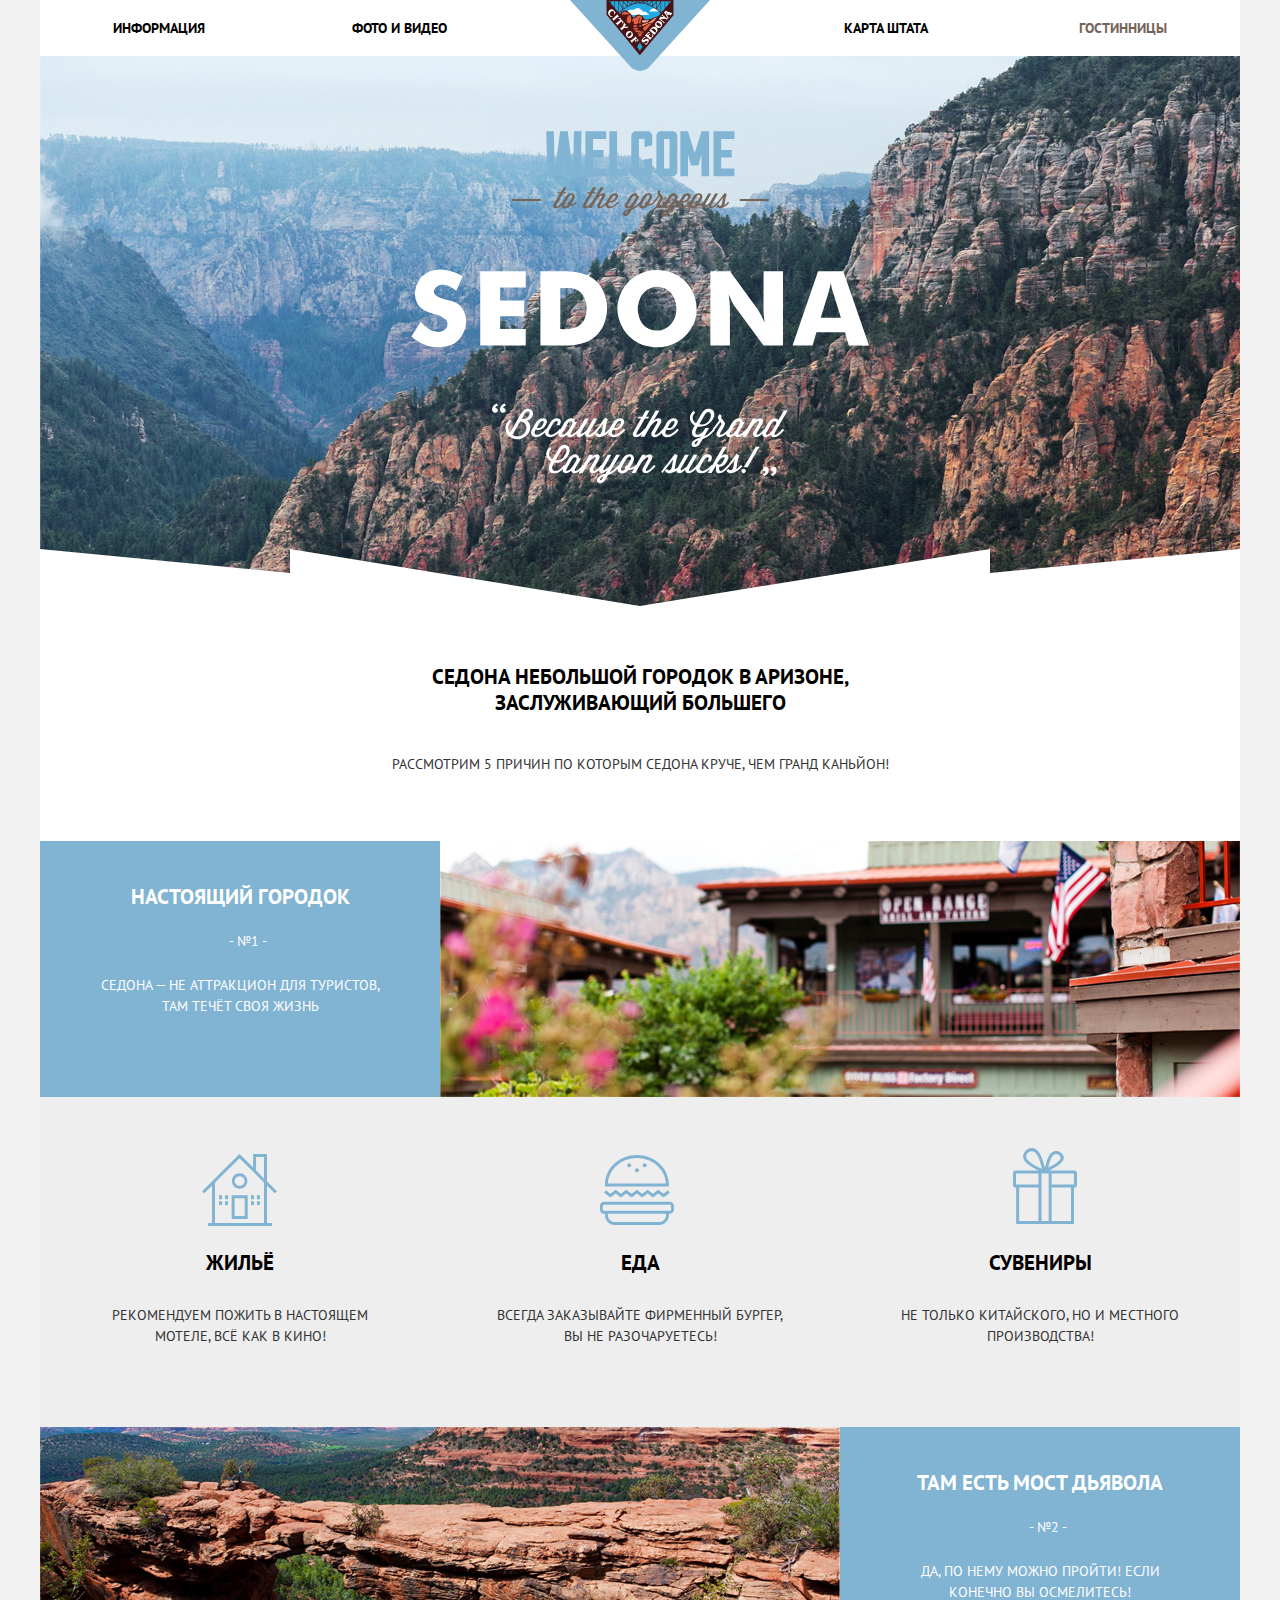
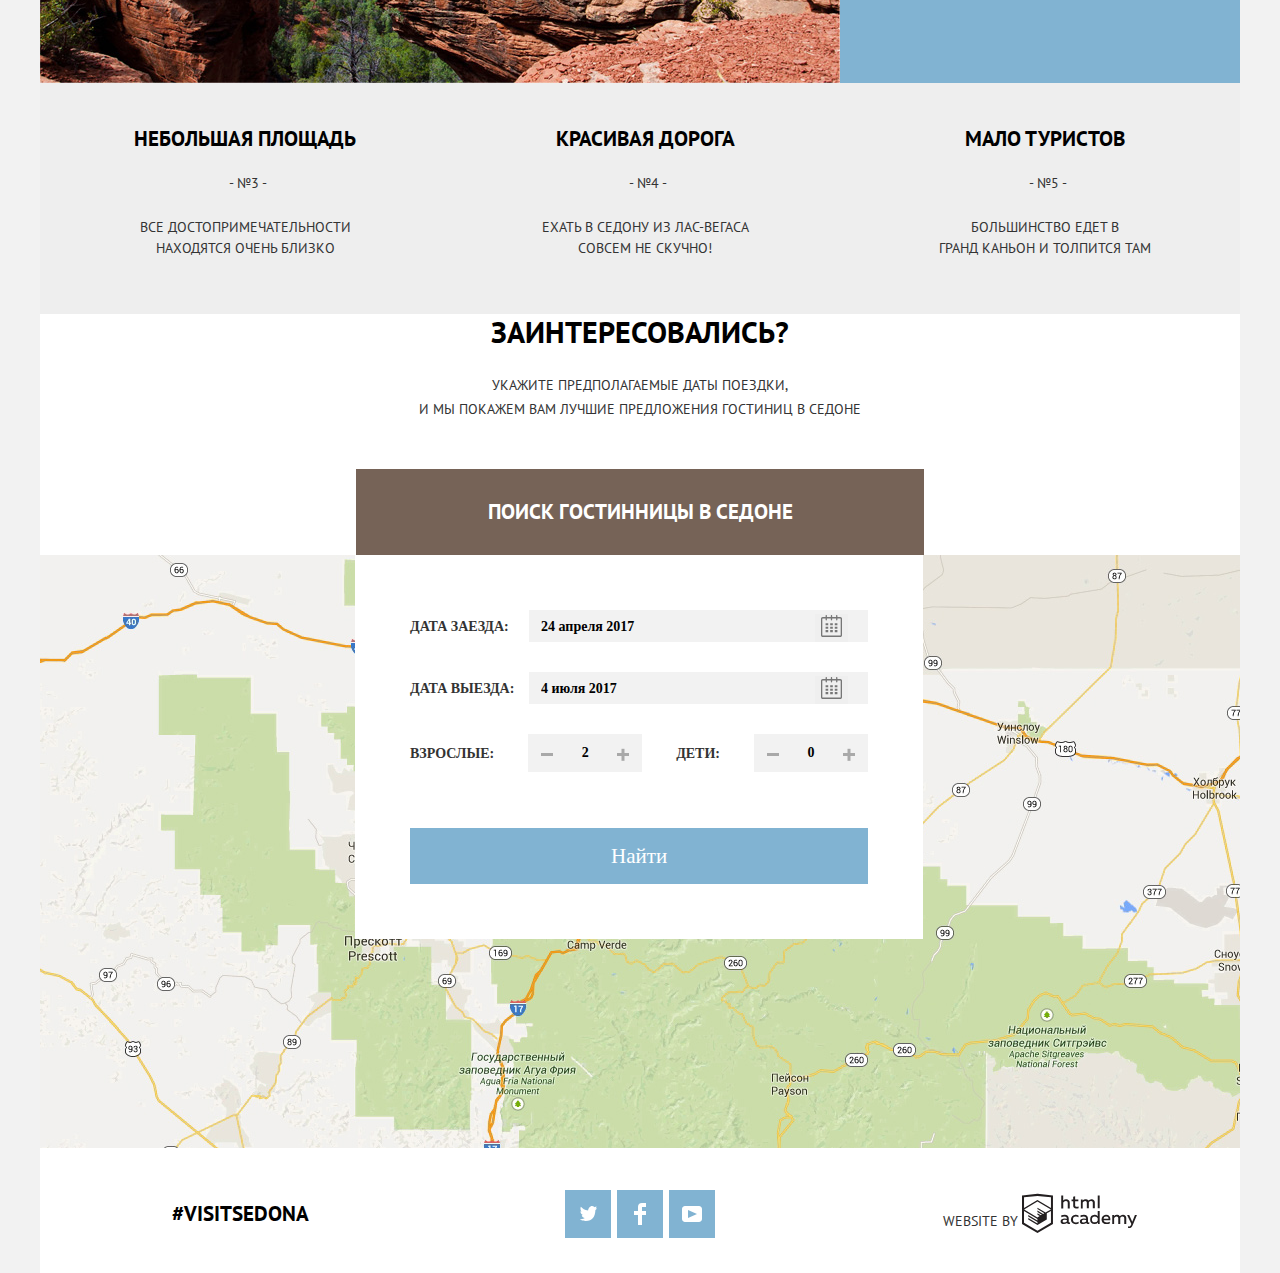
<file: index.html>
<!DOCTYPE html>
<html lang="ru">

<head>
  <meta charset="utf-8">
  <title>HTML Academy: Седона</title>
  <link rel="stylesheet" href="css/style.css">
  <link rel="stylesheet" href="css/normalize.css">
  <link href="https://fonts.googleapis.com/css?family=PT+Sans:400,700&display=swap&subset=cyrillic" rel="stylesheet">
</head>

<body>

  <header class="main-header">
    <div class="wrapper">
      <nav class="main-navigation">
        <a class="logo">
          <img src="img/logo-sedona.svg" alt="Лого компании Седона" width="140" height="72">
        </a>
        <ul class="list-navigation">
          <li><a href="information.html">Информация</a></li>
          <li><a href="photo-and-video.html">Фото и видео</a></li>
          <li><a href="map.html">Карта штата</a></li>
          <li><a href="hotels.html">Гостинницы</a></li>

        </ul>
      </nav>
</div>
  </header>


  <main class="wrapper">
    <section class="greeting ">
      <h1 class="visually-hidden">Седона - город в Аризоне</h1>
      <img class="greeting-photo" src="img/intro-welcome.svg" alt="Лого" width="459" height="353">
    </section>

    <section class="advantage ">
      <h2 class="visually-hidden">Преимущества отдыха в Седоне</h2>
      <p class="advantage-slogan">Седона небольшой городок в Аризоне,<br> заслуживающий большего</p>
      <p class="advantage-cause">рассмотрим 5 причин по которым Седона круче, чем Гранд Каньйон!</p>
    </section>

    <section class="feature">
      <ol class="feature-list">
        <li class="feature-item feature-item-fullwidth">
          <div class="advantage-city">
            <div class="feature-text-wrapper  myCount">
              <b>Настоящий городок</b>
              <p class="number-increment">Седона — не аттракцион для туристов, там течёт своя жизнь</p>
            </div>
            <img class="feature-picture" src="img/feature-picture.jpg" alt="Нетуристический город" width="800" height="256">

          </div>

          <ul class="additional-feature">
            <li class="feature-item-column accomodation">
              <b>Жильё</b>
              <p>Рекомендуем пожить в настоящем мотеле, всё как в кино!</p>
            </li>

            <li class="feature-item-column food">
              <b>Еда</b>
              <p>Всегда заказывайте фирменный бургер, вы&nbspне разочаруетесь!</p>
            </li>

            <li class="feature-item-column present">
              <b>Сувениры</b>
              <p>Не только китайского, но и местного производства!</p>
            </li>
          </ul>
        </li>


        <li class="feature-item feature-item-fullwidth ">
          <div class="advantage-city devil-bridge">
            <div class="feature-text-wrapper  myCount">
              <b>Там есть мост дьявола</b>
              <p class="number-increment">Да, по нему можно пройти! Если конечно вы осмелитесь!</p>
            </div>
            <img src="img/devil-bridge-photo.jpg" alt="Мост Дьявола в Седоне" width="800" height="256">

          </div>

        </li>


        <li class="feature-item feature-item-column myCount">
          <b>Небольшая площадь</b>

          <p class="number-increment">Все достопримечательности находятся очень близко</p>
        </li>

        <li class="feature-item feature-item-column  myCount">
          <b>Красивая дорога</b>

          <p class="number-increment">Ехать в Седону из Лас-Вегаса совсем не скучно!</p>
        </li>

        <li class="feature-item feature-item-column  myCount">
          <b>Мало туристов</b>

          <p class="number-increment">Большинство едет в гранд&nbspканьон и толпится там</p>
        </li>

      </ol>
    </section>




    <section class="hotel-search">
      <h2 class="visually-hidden">Поиск отеля</h2>
      <div class="container-interest">
        <b>Заинтересовались?</b>
        <p> Укажите предполагаемые даты поездки,<br>
          и мы покажем вам лучшие предложения гостиниц в седоне
        </p>
        <button class="button button-hotel-search">Поиск гостинницы в Седоне</button>
        </div>



  <div class="modal-form">
      <form class="hotel-search-form" action="echo.html.ru" method="post">

        <div class="hotel-search-date check-in">
          <label for="check-in">Дата заезда:</label>
          <div class="hotel-search-input">
          <input class="date-input" type="text" id="check-in" value="24 апреля 2017">
          
          <button  class="calendar-btn">
            <svg xmlns="http://www.w3.org/2000/svg" width="21" height="22" viewBox="0 0 21 22"><path d="M19.251 2.025h-2.845V.648c0-.381-.294-.689-.656-.689-.363 0-.656.308-.656.689v1.377h-3.938V.648c0-.381-.294-.689-.655-.689-.363 0-.657.308-.657.689v1.377H5.906V.648c0-.381-.294-.689-.656-.689-.363 0-.657.308-.657.689v1.377H1.75C.784 2.025 0 2.847 0 3.862v16.302C0 21.179.784 22 1.75 22h17.501c.966 0 1.749-.821 1.749-1.836V3.862c0-1.015-.783-1.837-1.749-1.837zm.437 18.139a.448.448 0 0 1-.437.459H1.75a.45.45 0 0 1-.438-.459V3.862a.45.45 0 0 1 .438-.459h2.844v1.378c0 .381.294.689.657.689.362 0 .656-.308.656-.689V3.403h3.938v1.378c0 .381.294.689.657.689.361 0 .655-.308.655-.689V3.403h3.938v1.378c0 .381.293.689.656.689.362 0 .656-.308.656-.689V3.403h2.845c.241 0 .437.206.437.459v16.302z"/><path d="M4.594 8.225h2.625v2.066H4.594zM4.594 11.668h2.625v2.067H4.594zM4.594 15.112h2.625v2.066H4.594zM9.188 15.112h2.625v2.066H9.188zM9.188 11.668h2.625v2.067H9.188zM9.188 8.225h2.625v2.066H9.188zM13.781 15.112h2.625v2.066h-2.625zM13.781 11.668h2.625v2.067h-2.625zM13.781 8.225h2.625v2.066h-2.625z"/></svg>
          </button>
      </div>
        </div>


        <div class="hotel-search-date check-out">
          <label for="check-out">Дата выезда:</label>
            <div class="hotel-search-input">
          <input class="date-input" type="text" id="check-out" value="4 июля 2017">

          <button class="calendar-btn">
            <svg xmlns="http://www.w3.org/2000/svg" width="21" height="22" viewBox="0 0 21 22"><path d="M19.251 2.025h-2.845V.648c0-.381-.294-.689-.656-.689-.363 0-.656.308-.656.689v1.377h-3.938V.648c0-.381-.294-.689-.655-.689-.363 0-.657.308-.657.689v1.377H5.906V.648c0-.381-.294-.689-.656-.689-.363 0-.657.308-.657.689v1.377H1.75C.784 2.025 0 2.847 0 3.862v16.302C0 21.179.784 22 1.75 22h17.501c.966 0 1.749-.821 1.749-1.836V3.862c0-1.015-.783-1.837-1.749-1.837zm.437 18.139a.448.448 0 0 1-.437.459H1.75a.45.45 0 0 1-.438-.459V3.862a.45.45 0 0 1 .438-.459h2.844v1.378c0 .381.294.689.657.689.362 0 .656-.308.656-.689V3.403h3.938v1.378c0 .381.294.689.657.689.361 0 .655-.308.655-.689V3.403h3.938v1.378c0 .381.293.689.656.689.362 0 .656-.308.656-.689V3.403h2.845c.241 0 .437.206.437.459v16.302z"/><path d="M4.594 8.225h2.625v2.066H4.594zM4.594 11.668h2.625v2.067H4.594zM4.594 15.112h2.625v2.066H4.594zM9.188 15.112h2.625v2.066H9.188zM9.188 11.668h2.625v2.067H9.188zM9.188 8.225h2.625v2.066H9.188zM13.781 15.112h2.625v2.066h-2.625zM13.781 11.668h2.625v2.067h-2.625zM13.781 8.225h2.625v2.066h-2.625z"/></svg>
          </button>

          </div>
        </div>


        <div class="number-people">
        <label for="adult-number">Взрослые:</label>
        <div class="number-wrapper">
          <button class="button-number minus"><span></span></button>
          <input class="adult-number" type="text" id="adult-number" name="adult-number" pattern="[0-9]{,3}" value="2">
          <button class="button-number plus"><span></span></button>
        </div>

        <label for="сhidlren-number">Дети:</label>

        <div class="number-wrapper">
          <button class="button-number minus"><span></span></button>
          <input class="children-number" type="text" id="children-number" name="children-number" pattern="[0-9]{,3}" value="0">
          <button class="button-number plus"><span></span></button>
        </div>
      </div>


      <button class="hotel-search-form-button">
        Найти
      </button>

      </form>
      </div>


    </section>





    <section class="map">
      <img src="img/map.jpg" alt="Карта Седоны">
    </section>
  </main>



  <footer class="main-footer">
    <div class="wrapper">
      <div class="footer-container">
        <a class="visit-sedona" href="#">#Visitsedona</a>
      </div>

      <div class="footer-container">
        <ul class="footer-social">
          <li><a class="twitter" href="https://twitter.com/?lang=uk" aria-label="Наша Twitter страница " target="_blank">
              <svg xmlns="http://www.w3.org/2000/svg" xmlns:xlink="http://www.w3.org/1999/xlink" width="17" height="15" viewBox="0 0 17 15">
                <path fill="#FFF"
                  d="M10.95.144c1.685-.496 2.984.27 3.577 1.179.673-.231 1.331-.481 2.011-.708a2.345 2.345 0 0 1-.857 1.768c.685.17 1.304-.491 1.304-.491-.169 1-1.006 1.788-1.563 2.024-.231 6.75-3.175 11.217-10.077 11.082h-.446c-.41 0-4.164-.46-4.898-1.887 2.271.196 3.893-.422 4.693-1.177-.96-.3-2.679-.477-2.979-2.95.349.106.564.228 1.19.119C1.705 8.247.374 7.53.448 5.33c.285.328 1.067.536 1.34.472C1.085 5.561-.182 2.442.894.85c1.818 1.854 3.735 3.606 7.152 3.773C8.254 2.33 9.183.793 10.95.144z" />
              </svg>
            </a>
          </li>
          <li><a class="fb" href="https://facebook.com" aria-label="Наша страница в Facebook" target="_blank">
              <svg xmlns="http://www.w3.org/2000/svg" width="12" height="22" viewBox="0 0 12 22">
                <path fill="#FFF" d="M12 4V0H8a4 4 0 0 0-4 4v4H0v4h4v10h4V12h4V8H8V4h4z" /></svg>
            </a>
          </li>
          <li><a class="youtube" href="https://youtube.com" aria-label="Наша страница в Youtube" target="_blank">
              <svg xmlns="http://www.w3.org/2000/svg" xmlns:xlink="http://www.w3.org/1999/xlink" width="20" height="16" viewBox="0 0 20 16">
                <path fill="#FFF" d="M17 0H3C1.35 0 0 1.35 0 3v10c0 1.65 1.35 3 3 3h14c1.65 0 3-1.35 3-3V3c0-1.65-1.35-3-3-3zM6.027 11.998V4.002L15.014 8l-8.987 3.998z" /></svg>

            </a>
          </li>
        </ul>
      </div>
      <div class="footer-container">
        <p class="html-academy">
          <span>website by </span>
          <a href="https://htmlacademy.ru/" aria-label="Сайт htmlacademy.ru"><svg xmlns="http://www.w3.org/2000/svg" viewBox="0 0 108.08 36.85">
              <title>logo-htmlacademy-small1</title>
              <path
                d="M44.61,26.88a2,2,0,0,0,.55-0.1v1.33a3.25,3.25,0,0,1-1.18.21,1.67,1.67,0,0,1-1.67-1,4.84,4.84,0,0,1-3.14,1.08c-1.51,0-2.91-.83-2.91-2.55,0-2.13,2-2.79,3.71-2.79a11.08,11.08,0,0,1,2.17.25v-0.3c0-1-.76-1.77-2.19-1.77a7.42,7.42,0,0,0-3,.64v-1.7a10.21,10.21,0,0,1,3.19-.55c2.36,0,3.81,1.12,3.81,3.65v3a0.54,0.54,0,0,0,.49.59h0.17Zm-6.44-1.13A1.35,1.35,0,0,0,39.63,27h0.11a3.39,3.39,0,0,0,2.41-1V24.58a9.72,9.72,0,0,0-1.81-.21c-1,0-2.16.33-2.16,1.38h0Zm12.36-6.11a5,5,0,0,1,2.57.64V22a4.08,4.08,0,0,0-2.3-.7,2.75,2.75,0,1,0,0,5.49,5,5,0,0,0,2.43-.64v1.71a6.27,6.27,0,0,1-2.76.57A4.21,4.21,0,0,1,46,24.51q0-.21,0-0.41a4.32,4.32,0,0,1,4.18-4.46h0.38Zm12.17,7.24a2,2,0,0,0,.55-0.1v1.33a3.25,3.25,0,0,1-1.18.21,1.67,1.67,0,0,1-1.67-1,4.84,4.84,0,0,1-3.14,1.08c-1.51,0-2.91-.83-2.91-2.55,0-2.13,2-2.79,3.71-2.79a11.08,11.08,0,0,1,2.17.25v-0.3c0-1-.76-1.77-2.19-1.77a7.42,7.42,0,0,0-3,.64v-1.7a10.21,10.21,0,0,1,3.19-.55c2.36,0,3.81,1.12,3.81,3.65v3a0.54,0.54,0,0,0,.49.59h0.17Zm-6.44-1.13A1.35,1.35,0,0,0,57.73,27h0.11a3.39,3.39,0,0,0,2.41-1V24.58a9.72,9.72,0,0,0-1.81-.21c-1.06,0-2.16.33-2.16,1.38h0ZM73,16V28.2H71.35V26.88a3.88,3.88,0,0,1-3.19,1.54,4.4,4.4,0,0,1,0-8.78,3.81,3.81,0,0,1,3,1.3V16H73Zm-4.53,5.22a2.76,2.76,0,1,0,0,5.52A2.86,2.86,0,0,0,71.15,25V23A2.91,2.91,0,0,0,68.49,21.27ZM79,19.64c3.31,0,4.46,2.68,3.92,5.09H76.7c0.21,1.5,1.67,2.11,3.19,2.11a6.11,6.11,0,0,0,2.64-.59v1.6a7.14,7.14,0,0,1-3,.57C77,28.42,74.78,27,74.78,24a4.18,4.18,0,0,1,4-4.39H79Zm0.09,1.54a2.28,2.28,0,0,0-2.44,2.1v0.06H81.3A2,2,0,0,0,79.13,21.18Zm5.73,7V19.87h1.65v1a3.81,3.81,0,0,1,2.78-1.27A2.86,2.86,0,0,1,91.89,21a4.12,4.12,0,0,1,2.91-1.33A3.06,3.06,0,0,1,98,23V28.2h-1.9V23.05a1.59,1.59,0,0,0-1.42-1.75H94.42a2.8,2.8,0,0,0-2.07,1.12V28.2h-1.9V23.05A1.59,1.59,0,0,0,89,21.31H88.8a3,3,0,0,0-2.21,1.29v5.63H84.86Zm21.31-8.33h1.9l-3.91,9.46c-0.9,2.17-2.09,2.86-3.35,2.86a4.76,4.76,0,0,1-1.1-.14V30.46a2.86,2.86,0,0,0,.85.12c0.9,0,1.58-.64,2.07-1.9l0.17-.42-4-8.4h2l2.86,6.29ZM38.73,1.46V6.22a3.81,3.81,0,0,1,2.7-1.14,3.25,3.25,0,0,1,3.44,3.4v5.15H43V8.72a1.81,1.81,0,0,0-1.61-2h-0.3a2.93,2.93,0,0,0-2.32,1.39v5.52h-1.9V1.46h1.9ZM49.94,2.31v3h3V6.91h-3v3.81c0,1.1.5,1.46,1.58,1.46a4.49,4.49,0,0,0,1.69-.33v1.6A6.8,6.8,0,0,1,51,13.8a2.55,2.55,0,0,1-2.86-2.74V6.89H46.58V5.26h1.5V2.74Zm5.4,11.31V5.28H57v1A3.81,3.81,0,0,1,59.77,5a2.86,2.86,0,0,1,2.6,1.33A4.12,4.12,0,0,1,65.28,5,3.06,3.06,0,0,1,68.44,8.4v5.21h-1.9V8.46a1.59,1.59,0,0,0-1.42-1.75H64.89a2.8,2.8,0,0,0-2.07,1.12v5.78h-1.9V8.46A1.59,1.59,0,0,0,59.5,6.71H59.27A3,3,0,0,0,57.06,8v5.63H55.34ZM71.17,1.45H73V13.6H71.17V1.45ZM14.71,0H14.55L0,1.54V28.21l14.55,8.66,14.55-8.66V1.54Zm12.5,27.1L14.55,34.64,1.9,27.12V16.18l12.59,7.5V25L5.86,19.9v1.31l8.68,5.21v1.39L5.87,22.65V24l8.68,5.21,8.75-5.24V18.31L27.2,16V27.12Zm0-12.53-3.48,2-1.6,1L14.51,13v1.31L21,18.23H21l-0.14.09-1,.54-5.37-3.2V17l4.24,2.52-1,.67-3.2-1.9v1.31l2.1,1.24L14.5,22.1,2,14.65,14.51,7.11Zm0-1.32L14.49,5.76,1.91,13.25v-10L14.56,1.92,27.21,3.25v10h0Z"
                transform="translate(0 -0.02)" fill="#231f20" />
            </svg>
          </a>
        </p>
      </div>

    </div>

  </footer>
</body>

</html>
</file>
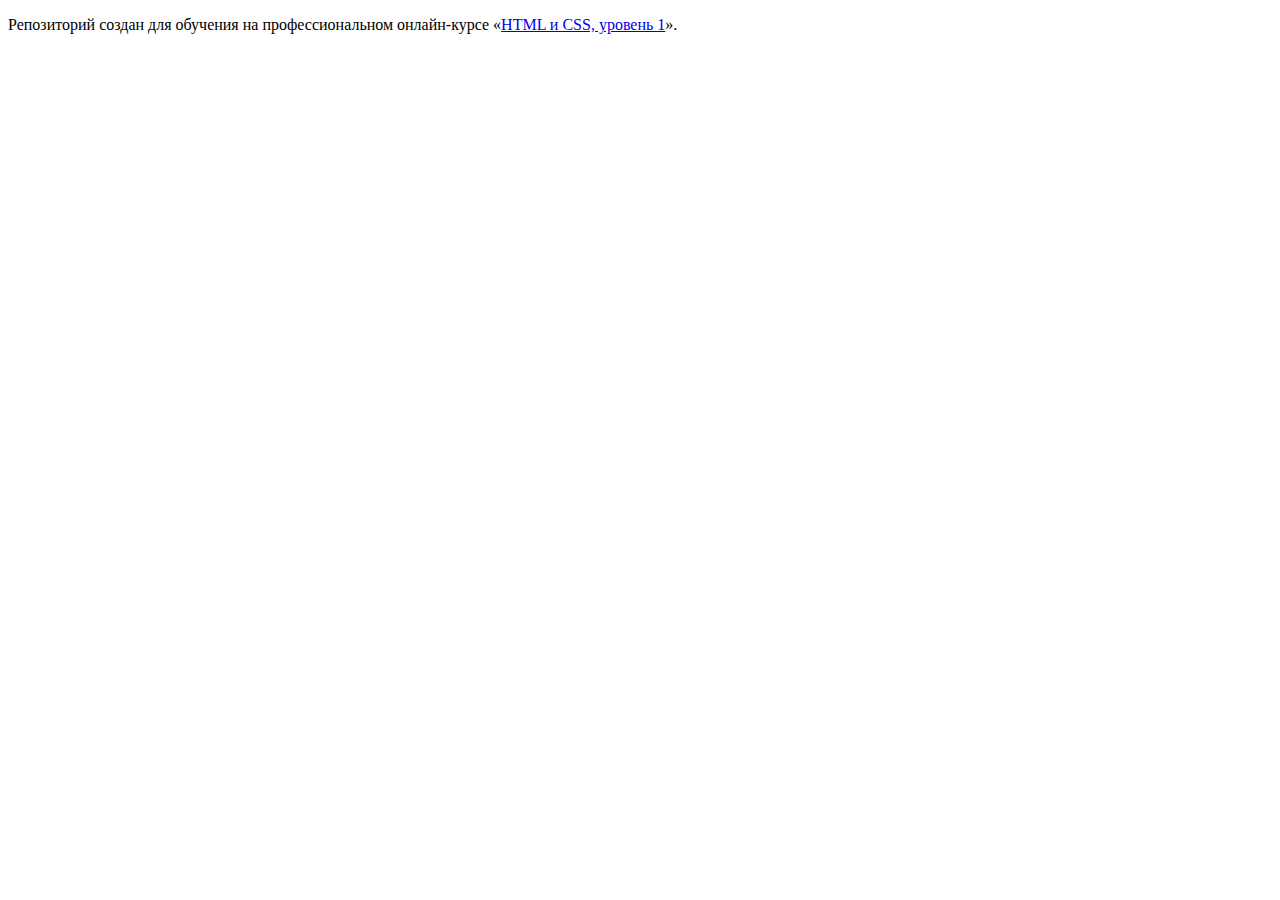
<file: master/index.html>
<!DOCTYPE html>
<html lang="ru">
  <head>
    <meta charset="utf-8">
    <title>HTML Academy: Седона</title>
    <base href="https://htmlacademy-htmlcss.github.io/565937-sedona-25/master/">
</head>
  <body>

    <p>Репозиторий создан для обучения на профессиональном онлайн‑курсе «<a href="https://htmlacademy.ru/intensive/htmlcss">HTML и CSS, уровень 1</a>».</p>

  </body>
</html>
</file>
<file: css/style.css>
body {
  margin: 0px;
  padding: 0px;
  font-family: "PT Sans", Arial, sans-serif;
  font-size: 14px;
  line-height: 21px;
  text-transform: uppercase;
  color: #333333;
  background-color: #ffffff;
}

.visually-hidden {
  position: absolute;
  clip: rect(0 0 0 0);
  width: 1px;
  height: 1px;
  margin: -1px;
  border: 0;
  padding: 0;
  white-space: nowrap;
}

a {
  text-decoration: none;
}

img {
  max-width: 100%;
  height: auto;
}

fieldset {
  margin: 0px;
  border:0px;
  padding: 0px;
}



.button {
  color: #eeeeee;
  text-align: center;
  text-transform: uppercase;
  border: none;
}

.main-navigation {
  font-size: 14px;
  line-height: 26px;
  font-weight: bold;
  color: #000000;
  position: relative;
}

.logo {
  position: absolute;
  left: 50%;
  transform: translateX(-50%);
}

.wrapper {
  width: 1200px;
  margin: 0 auto;
  counter-reset: myCounter;
  border-right:40px solid #f2f2f2;
  border-left:40px solid #f2f2f2;


}

.feature-item p {
  margin: 0px;
  padding: 0px;
}

.list-navigation {
  display: flex;
  flex-wrap: wrap;
  list-style: none;
  margin: 0;
  padding: 0px;
  padding-right: 0px;
}

.list-navigation li:last-child a{
  color:#766357;
}


.list-navigation li:nth-child(3) {
  margin-left: auto;
}

.list-navigation li {
  width: 239px;
  padding-top: 15px;
  padding-bottom: 15px;
}

.main-navigation {
  padding-left: 73px;
  padding-right: 73px;
}

.list-navigation li:nth-child(1),
.list-navigation li:nth-child(2) {
  text-align: left;
}

.list-navigation li:nth-child(3),
.list-navigation li:nth-child(4) {
  text-align: right;
}

.list-navigation a {
  color: #000000;
}

.list-navigation a[href]:hover {
  color: #81b3d2;
}

.list-navigation a[href]:focus {
  color: rgba(0, 0, 0, 0.3);
}

.greeting {
  min-height: 550px;
  background-image: url("../img/polygon.svg"), url("../img/background-photo.jpg");
  background-position: bottom, center;
  background-repeat: no-repeat;
  text-align: center;
  padding-top: 75px;
  box-sizing: border-box;
}

.advantage {
  text-align: center;
  padding-top: 37px;
  padding-bottom: 50px;
  box-sizing: border-box;
}

.advantage-slogan {
  font-size: 21px;
  font-weight: bold;
  line-height: 26px;
  color: #000000;
  margin-bottom: 35px;
}

.advantage-cause {
  font-size: 14px;
  line-height: 26px;
  color: #333333;
}

.feature-list,
.additional-feature {
  display: flex;
  flex-direction: row;
  flex-wrap: wrap;
  list-style: none;
  margin: 0;
  padding: 0;
}

.feature-item-fullwidth {
  width: 100%;
}

.feature-list b {
  color: #000000;
  font-size: 21px;
}

.advantage-city b {
  color: #ffffff;
  font-weight: bold;
}

.feature-item p {
  margin-top: 65px;
}

.feature-text-wrapper {
  width: 400px;
  padding: 45px 55px 0px 55px;
  position: relative;
}

.advantage-city {
  display: flex;
  justify-content: space-between;
  background-color: #81b3d2;
  color: #ffffff;
  text-align: center;
}

.devil-bridge {
  flex-direction: row-reverse;
}

.feature-item-column {
  width: 400px;
  background-color: #eeeeee;
  box-sizing: border-box;
  text-align: center;
  padding: 45px 80px 55px 90px;
}

.additional-feature p {
  margin-top: 29px;
}

.additional-feature {
  background-color: ffffff;
}

.visit-sedona {
  color: #000000;
  font-weight: bold;
  font-size: 21px;
  line-height: 26px;
}

.hotel-search{
  position: relative;
}

.hotel-search b {
  font-size: 30px;
  line-height: 36px;
  color: #000000;
}

.hotel-search p {
  font-size: 14px;
  line-height: 24px;

}





.button-hotel-search {
  display: block;
  position: relative;
  width: 568px;
  padding: 30px 0px;
  font-size: 21px;
  line-height: 26px;
  font-weight: bold;
  background-color: #766357;
  color: #ffffff;
  margin: 0 auto;


}

.button-hotel-search:hover {
  background-color: #604e43;
}

.button-hotel-search:focus {
  color: #857871;
  background-color: #503e33;
}

.button-search {
  display: block;
  background-color: #81b3d2;
  color: #ffffff;
  font-weight: bold;
  font-size: 21px;
  line-height: 26px;
  width: 461px;
  height: 60px;
  margin-top:25px;
  margin-bottom: 55px;
}

.button-search:hover {
  background-color: #669ec0;
}

.button-search:focus {
  color: #88b6d1;
  background-color: #5496bd;
}

.container-interest {
  text-align: center;
}

.container-interest p {
  margin: auto;
  margin-bottom: 48px;
  margin-top: 23px;
  text-align: center;
}



.main-footer .wrapper {
  width:1200px;
  min-height: 46px;
  display: flex;
  padding-top: 25px;
  padding-bottom:25px;

}

.footer-container {
  min-width: 400px;
  display: flex;
  justify-content: center;
  align-items: center;
}

.footer-social {
  display: flex;
  min-width: 150px;
  justify-content: space-between;
  list-style-type: none;
  margin: 0;
  padding: 0;
}

.footer-social a {
  width: 46px;
  height: 48px;
  display: flex;
  justify-content: space-around;
  align-items: center;
  background-color: #81b3d2;
}

.footer-social a:hover {
  background-color: #669ec0;
}

.footer-social a:focus {
  background-color: #5496bd;
}

.footer-social a:focus path {
  fill-opacity: 0.4;
}

.html-academy span {
  line-height: 26px;
}

.html-academy svg {
  width: 115px;
  height: 41px;
  vertical-align: bottom;
}

.html-academy a:hover path {
  fill: #81b3d2;
}

.html-academy a:focus path {
  fill: #bdbbbc;
}

.sort-settings ul {
  list-style: none;
}

.sort-result {
  font-size: 21px;
  line-height: 26px;
  font-weight: bold;
}

.sort-types {
  font-size: 12px;
  line-height: 18px;
}

.hotel-name {
  font-size: 21px;
  font-weight: bold;
  line-height: 26px;
  color: #000000;
}

.hotel-name:hover {
  color: #81b3d2
}

.hotel-name:focus {
  color: rgba(0, 0, 0, 0.3)
}

.hotel-list {
  list-style: none;
  margin: 0;
  padding: 0;
}

.main-black {
  color: #000000;
}

.sort-types .current-setting {
  color: #81b3d2
}

.sort-types a {
  color: rgba(0, 0, 0, 0.3);
}

.sort-types a:hover {
  color: #81b3d2;
  border-bottom: 1px dotted #81b3d2;
}

.sort-types a:focus {
  color: #000000;
  border: none;
}

.icon-up svg path {
  fill: #cacaca;
}

.icon-down svg path {
  fill: #81b3d2;
}

.non-active:hover path {
  fill: #231f20;
}

.sort-controls a:focus path {
  fill: #81b3d2;
}

.information {
  display: flex;
  align-items: center;
  justify-content: center;
  width: 110px;
  height: 27px;
  color: #ffffff;
  background-color: #81b3d2;
  font-weight: bold;
}

.order {
  display: flex;
  align-items: center;
  justify-content: center;
  width: 142px;
  height: 27px;
  color: #ffffff;
  background-color: #766357;
  font-weight: bold;
}

.information:hover {
  background-color: #669ec0;
}

.information:focus {
  color: rgba(255, 255, 255, 0.3);
  background-color: #5496bd;
}

.order:hover {
  background-color: #604e43;
}

.order:focus {
  color: rgba(255, 255, 255, 0.3);
  background-color: #503e33;
}

.main-header {
  min-height: 56px;
}

.hotel-rating {
  margin-left: auto;
  margin-top: 0px;
  margin-bottom: 0px;
  box-sizing: border-box;
  text-align: right;
}

.rating-stars {
  font-size: 22px;
  color: #81b3d2;
  padding-top: 10px;
}

.rating-mark {
  display: flex;
  justify-content: center;
  align-items: center;
  width: 110px;
  height: 27px;
  background-color: #f2f2f2;
  color: #666666;
  margin-top: 42px;
}

.sort-settings {
  display: flex;
  justify-content: flex-start;
  align-items: center;
  padding-right: 72px;
  padding-left: 72px;
  padding-top: 14px;
  padding-bottom: 16px;
  box-sizing: border-box;
}

.sort-types {
  display: flex;
  align-items: center;
  margin: 0;
  padding: 0;
  padding-left: 45px;
  padding-top: 6px;
}

.sort-types ul {
  display: flex;
}

.sort-types li {
  padding-right: 30px;
}

.sort-controls {
  display: flex;
  margin-left: auto;
  padding-top: 6px;
}

.hotel-catalog {
  display: flex;
  flex-direction: column;
}

.hotel-item {
  display: flex;
  padding: 27px 72px 30px 72px;
  border-top: 1px solid #e5e5e5;
}

.description p {
  margin: 0px;
  padding-top: 10px;
  padding-bottom: 11px;
}

.hotel-item h3 {
  display: table-cell;
  margin: 0px;
  vertical-align: bottom;
}

.hotel-item img {
  margin-right: 31px;
  padding-top: 5px;
}

.line-block {
  display: inline-block;
}

.hotel-name-and-information {
  margin-right: 6px;
}

.hotel-item:nth-child(3) {
  border-bottom: 1px solid #e5e5e5;
}

.description {
  display: flex;
  flex-basis: 520px;
  box-sizing: border-box;
}

/* декоративные элементы главной страницы */
.feature-item-column {
  position: relative;
}

.additional-feature .feature-item-column {
  padding-top: 155px;
  padding-bottom: 80px;
  padding-right: 55px;
  padding-left: 55px;
}

.accomodation b::before {
  content: "";
  position: absolute;
  top: 57px;
  left: 162px;
  width: 75px;
  height: 72px;
  display: block;
  background-image: url("../img/house.svg");
  background-repeat: no-repeat;
  background-position: 0 0;
}

.food b::before {
  content: "";
  position: absolute;
  top: 58px;
  left: 160px;
  width: 75px;
  height: 70px;
  display: block;
  background-image: url("../img/food.svg");
  background-repeat: no-repeat;
  background-position: 0 0;
}

.present b::after {
  content: "";
  position: absolute;
  top: 51px;
  right: 163px;
  width: 64px;
  height: 76px;
  display: block;
  background-image: url("../img/present.svg");
  background-repeat: no-repeat;
  background-position: 0 0;
}

.feature-item {
  position: relative;
}

.myCount::after {
  position: absolute;
  display: block;
  top: 90px;
  left: 170px;
  transform: translateX(50%);
  counter-increment: myCounter;
  content: "- №"counter(myCounter)" -";
}


.hotel-form{
  min-height: 220px;
  display: flex;
  flex-wrap: wrap;
  background-image: url("../img/background-photo-blur.jpg");
  background-position: 50%;
  box-sizing: border-box;
  padding-top:29px;

}

.hotel-form form{
  padding-top: 25px;
  font-family: PTSans;
  font-size: 14px;
  line-height: 21px;
  font-weight: normal;
  font-style: normal;
  color:#ffffff;
}

.title-hotel-form{
  color:#ffffff;
  font-size: 16px;
  line-height: 21px;
  font-family: PTSans;
  font-weight: bold;
}

.hotel-form label{
  display: block;
}

.login-checkbox{
  position: relative;
  padding-left: 40px;
  margin-bottom: 23px;
}

.login-checkbox input[type="checkbox"] + .checkbox-indicator{
  position: absolute;
  top:0;
  left: 0;
  width:23px;
  height: 23px;
  background-image: url(../img/checkbox-off.svg);
}




.login-checkbox input[type="checkbox"]:checked + .checkbox-indicator:after{
  content: "";
  position: absolute;
  top:0px;
  left:0px;
  background-image: url(../img/checkbox-on.svg);
   width:27px;
  height: 23px;
}

.infrastructure{
  margin-right: 100px;
  margin-left: 73px;
}

.filter-range{
  width: 330px;
  margin-left: auto;
  margin-right: 75px;

  color:#ffffff;
  text-transform: uppercase;
}

.filter-range-title{
  font-size: 16px;
  line-height: 21px;
  font-weight: bold;
  margin-bottom: 9px;
}

.price-controls{
  height: 36px;
  margin-bottom: 20px;
  border: 2px solid #ffffff;
 border-radius: 2px;
 font-size: 0;
 position: relative;
}

.price-controls label{
  font-size: 14px;
  line-height: 38px;
  display: inline-block;
  vertical-align: top;
  cursor: pointer;
}

.price-controls .min-price,
.price-controls .max-price{
width:90px;
padding-left: 65px;
}

.price-controls input {
  width: 50px;
  margin: 0;

  color: inherit;
  font: inherit;

  background: none;
  border: none;
}

.price-controls::after{
  content: "";
  position: absolute;
  top:50%;
  left:50%;

  height: 22px;
  width:2px;
  background: #ffffff;

  transform: translate(-50%, -50%);
}

.range-controls{
  position: relative;
  margin-bottom:32px;
}

.range-controls .scale{
  height: 2px;
   background: rgba(255, 255, 255, 0.3);
}

.range-controls .bar{
  width:80%;
  height: 2px;

  background: #ffffff;
}

.range-toggle{
  width: 4px;
  height: 4px;
  background: #ababab;
  border: 8px solid #ffffff;

  border-radius: 50%;
  box-shadow: 0 2px 1px 0 rgba(0, 1, 1, 0.2);
  cursor: pointer;
  position: absolute;
  top:-9px;
}

.range-toggle-max{
  left:80%;
}

.range-toggle:hover {
  background: #1c4f80;
}

.btn-transparent{
display:block;
padding:6px 35px;
border:2px solid #ffffff;
background: transparent;
color:#ffffff;
text-transform: uppercase;
margin:0 auto;

font-family: PTSans;
font-size: 14px;
font-weight: normal;
line-height: 21px;
border-radius: 2px;
}

.btn-transparent:hover {
  color: #000000;
  background: #ffffff;
}

/* Форма на главной странице */

.modal-form{
  display: flex;
}

.hotel-search-form{
  position: absolute;
  flex-direction: column;
  padding: 55px;
  text-align: center;
  width:458px;
  left:50%;
  margin-left:-285px;
  background-color: #ffffff;
  font-size: 14px;
  font-weight: bold;
  font-style: normal;
  font-family: PTSans;

}

.hotel-search-date{
  display: flex;
  position: relative;
  margin-bottom: 30px;
  align-items: center;

}

.hotel-search-date input{
  width:339px;
  box-sizing: border-box;
  padding-right: 46px;
  padding-left: 12px;
  padding-top: 9px;
  padding-bottom: 7px;
  font-weight: bold;
  border: none;
  background-color: #f2f2f2;
  outline: none;
  position: relative;
}

.hotel-search-input{
  display: flex;
  margin-left: auto;
  align-items: center;

}

.date-input{
  position: relative;
}

.date-input:hover{
background-color: #ebebeb;
}

.date-input:focus{
  outline: 2px solid #e5e5e5;
  background-color: #ffffff;
}



.calendar-btn{
  display: block;
  position: absolute;
  top:4px;
  right: 20px;
  background-color: none;
  border:0;
  outline: 0;
}


.calendar-btn svg{
 opacity:0.5;
}

.calendar-btn svg:hover{
  opacity: 1;
}

.calendar-btn svg:active{
  fill:#81b3d2;
}






.number-people{
  width:458px;
  display: flex;
  justify-content: space-between;
  align-items: center;
  font-size: 14px;
  font-family: PTSans;
  margin-bottom: 56px;
}

.number-wrapper{
  width:114px;
  height: 38px;
  background-color: #f2f2f2;
  display: flex;
}

.number-wrapper input{
  display: block;
  width:38px;
  height:38px;
  outline: none;
  border:none;
  background-color: #f2f2f2;
  margin: 0;
  padding:0;
  text-align: center;
  font-size: 14px;
  line-height: 21px;
  font-weight: bold;
}

.button-number{
  display: block;
  width:38px;
  height:38px;
  border: none;
  background-color:#f2f2f2;
  outline: none;
  position: relative;
}

.button-number span::after{
  content: "";
  width:12px;
  height: 3px;
  background-color: #a9a9a9;
  position: absolute;
  left: 50%;
  transform: translate(-50%, 0);
}

.plus span::before{
  content: "";
  width:3px;
  height: 12px;
  background-color: #a9a9a9;
  position: absolute;
  left: 50%;
  top: 50%;
  transform: translate(-50%,-35%);
}

.hotel-search-form-button{
  font-size: 21px;
  line-height: 26px;
  color:#ffffff;
  background-color:#81b3d2;
  border:none;
  padding:15px 201px;
}

.hotel-search-form-button:hover{
  background-color: #669ec0;
}

.hotel-search-form-button:active{
background-color: #5496bd;
color:rgba(255, 255, 255, 0.3);
}
</file>
